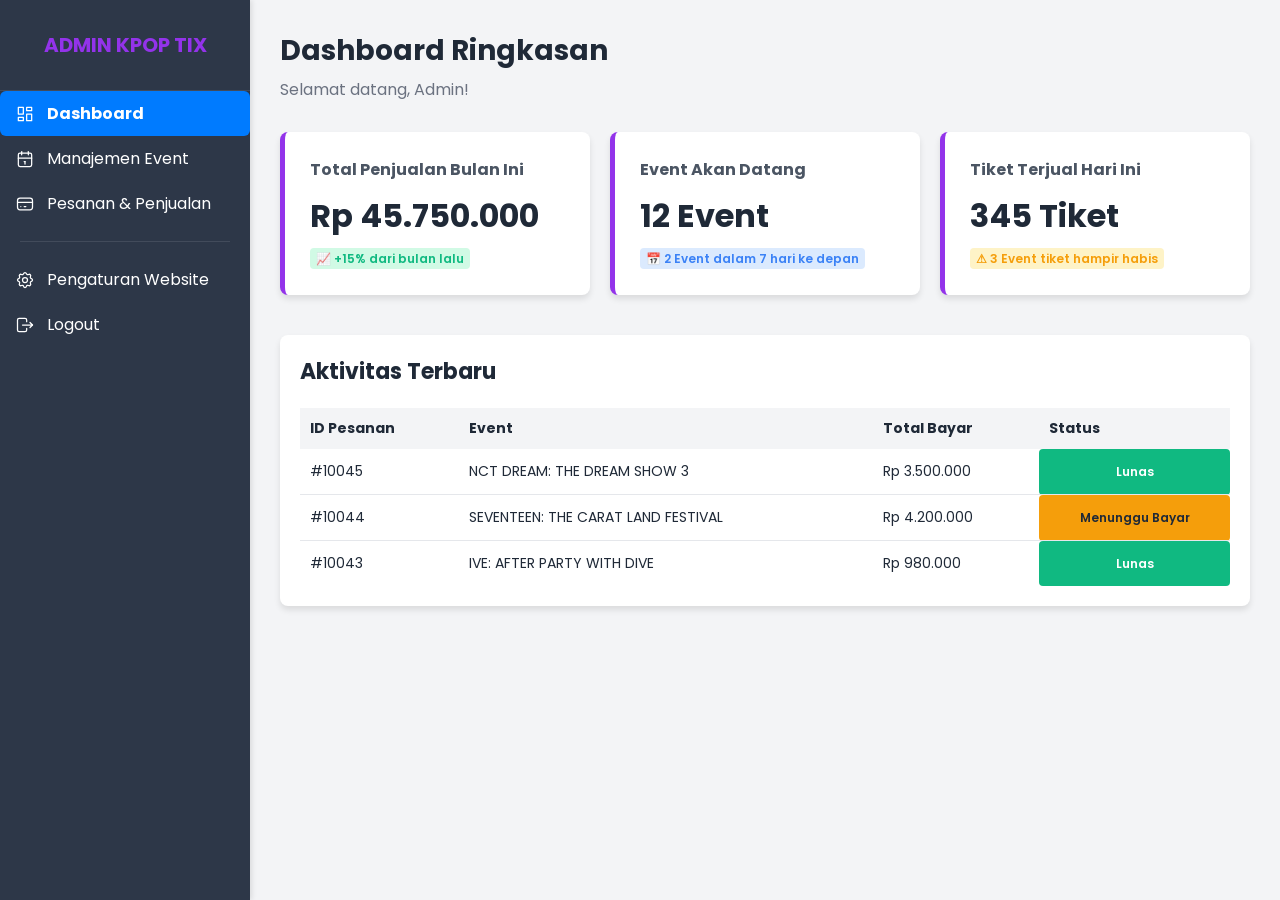
<file: public/admin_static/index.html>
<!DOCTYPE html>
<html lang="id">
<head>
    <meta charset="UTF-8">
    <meta name="viewport" content="width=device-width, initial-scale=1.0">
    <title>Admin Dashboard - KPOP TIX</title>
    <link rel="stylesheet" href="style.css"> 
    <link href="https://fonts.googleapis.com/css2?family=Poppins:wght@400;600;700&display=swap" rel="stylesheet">
    </head>
<body>

    <div class="admin-wrapper">
        
        <aside class="admin-sidebar">
            <div class="admin-logo">ADMIN KPOP TIX</div>
           <nav class="admin-nav">
    <ul>
        <li>
            <a href="../DASHBOARD UTAMA/index.html" class="active">
                <svg xmlns="http://www.w3.org/2000/svg" viewBox="0 0 24 24" stroke-width="2" stroke="currentColor" fill="none" stroke-linecap="round" stroke-linejoin="round">
                   <path stroke="none" d="M0 0h24v24H0z" fill="none"></path>
                   <path d="M4 4h6v8h-6z"></path>
                   <path d="M4 16h6v4h-6z"></path>
                   <path d="M14 12h6v8h-6z"></path>
                   <path d="M14 4h6v4h-6z"></path>
                </svg>
                <span>Dashboard</span>
            </a>
        </li>
        <li>
            <a href="../MANAJEMEN EVENT/admin-event.html">
                <svg xmlns="http://www.w3.org/2000/svg" viewBox="0 0 24 24" stroke-width="2" stroke="currentColor" fill="none" stroke-linecap="round" stroke-linejoin="round">
                   <path stroke="none" d="M0 0h24v24H0z" fill="none"></path>
                   <path d="M4 7a2 2 0 0 1 2 -2h12a2 2 0 0 1 2 2v12a2 2 0 0 1 -2 2h-12a2 2 0 0 1 -2 -2v-12z"></path>
                   <path d="M16 3v4"></path>
                   <path d="M8 3v4"></path>
                   <path d="M4 11h16"></path>
                   <path d="M11 15h1"></path>
                   <path d="M12 15v3"></path>
                </svg>
                <span>Manajemen Event</span>
            </a>
        </li>
        <li>
            <a href="../MANAJEMEN ORDER/admin-order.html">
                <svg xmlns="http://www.w3.org/2000/svg" viewBox="0 0 24 24" stroke-width="2" stroke="currentColor" fill="none" stroke-linecap="round" stroke-linejoin="round">
                   <path stroke="none" d="M0 0h24v24H0z" fill="none"></path>
                   <path d="M3 5m0 3a3 3 0 0 1 3 -3h12a3 3 0 0 1 3 3v8a3 3 0 0 1 -3 3h-12a3 3 0 0 1 -3 -3z"></path>
                   <path d="M3 10l18 0"></path>
                   <path d="M7 15l.01 0"></path>
                   <path d="M11 15l2 0"></path>
                </svg>
                <span>Pesanan & Penjualan</span>
            </a>
        </li>
        <li>
        </li>
        <li class="separator"></li>
        <li>
            <a href="../PENGATURAN WEBSITE/admin-setting.html">
                <svg xmlns="http://www.w3.org/2000/svg" viewBox="0 0 24 24" stroke-width="2" stroke="currentColor" fill="none" stroke-linecap="round" stroke-linejoin="round">
                   <path stroke="none" d="M0 0h24v24H0z" fill="none"></path>
                   <path d="M10.325 4.317c.426 -1.756 2.924 -1.756 3.35 0a1.724 1.724 0 0 0 2.573 1.066c1.543 -.94 3.31 .826 2.37 2.37a1.724 1.724 0 0 0 1.065 2.572c1.756 .426 1.756 2.924 0 3.35a1.724 1.724 0 0 0 -1.066 2.573c.94 1.543 -.826 3.31 -2.37 2.37a1.724 1.724 0 0 0 -2.572 1.065c-.426 1.756 -2.924 1.756 -3.35 0a1.724 1.724 0 0 0 -2.573 -1.066c-1.543 .94 -3.31 -.826 -2.37 -2.37a1.724 1.724 0 0 0 -1.065 -2.572c-1.756 -.426 -1.756 -2.924 0 -3.35a1.724 1.724 0 0 0 1.066 -2.573c-.94 -1.543 .826 -3.31 2.37 -2.37c1 .608 2.296 .07 2.572 -1.065z"></path>
                   <path d="M9 12a3 3 0 1 0 6 0a3 3 0 0 0 -6 0"></path>
                </svg>
                <span>Pengaturan Website</span>
            </a>
        </li>
        <li>
            <a href="../LOGIN/login.html">
                <svg xmlns="http://www.w3.org/2000/svg" viewBox="0 0 24 24" stroke-width="2" stroke="currentColor" fill="none" stroke-linecap="round" stroke-linejoin="round">
                   <path stroke="none" d="M0 0h24v24H0z" fill="none"></path>
                   <path d="M14 8v-2a2 2 0 0 0 -2 -2h-7a2 2 0 0 0 -2 2v12a2 2 0 0 0 2 2h7a2 2 0 0 0 2 -2v-2"></path>
                   <path d="M9 12h12l-3 -3"></path>
                   <path d="M18 15l3 -3"></path>
                </svg>
                <span>Logout</span>
            </a>
        </li>
    </ul>
</nav>
        </aside>

        <main class="admin-main">
            <header class="admin-header">
                <h1>Dashboard Ringkasan</h1>
                <p>Selamat datang, Admin!</p>
            </header>

            <section class="summary-cards">
                
                <div class="card sales-card">
                    <h3>Total Penjualan Bulan Ini</h3>
                    <p class="figure">Rp 45.750.000</p>
                    <span class="indicator success">📈 +15% dari bulan lalu</span>
                </div>
                
                <div class="card event-card">
                    <h3>Event Akan Datang</h3>
                    <p class="figure">12 Event</p>
                    <span class="indicator info">📅 2 Event dalam 7 hari ke depan</span>
                </div>
                
                <div class="card ticket-card">
                    <h3>Tiket Terjual Hari Ini</h3>
                    <p class="figure">345 Tiket</p>
                    <span class="indicator warning">⚠ 3 Event tiket hampir habis</span>
                </div>

            </section>
            
            <section class="recent-activity">
                <h2>Aktivitas Terbaru</h2>
                <table>
                    <thead>
                        <tr>
                            <th>ID Pesanan</th>
                            <th>Event</th>
                            <th>Total Bayar</th>
                            <th>Status</th>
                        </tr>
                    </thead>
                    <tbody>
                        <tr>
                            <td>#10045</td>
                            <td>NCT DREAM: THE DREAM SHOW 3</td>
                            <td>Rp 3.500.000</td>
                            <td class="status paid">Lunas</td>
                        </tr>
                        <tr>
                            <td>#10044</td>
                            <td>SEVENTEEN: THE CARAT LAND FESTIVAL</td>
                            <td>Rp 4.200.000</td>
                            <td class="status pending">Menunggu Bayar</td>
                        </tr>
                        <tr>
                            <td>#10043</td>
                            <td>IVE: AFTER PARTY WITH DIVE</td>
                            <td>Rp 980.000</td>
                            <td class="status paid">Lunas</td>
                        </tr>
                    </tbody>
                </table>
            </section>

        </main>
    </div>

    <script src="script.js"></script>
</body>
</html>
</file>
<file: public/admin_static/style.css>
/* Variabel Warna Admin (Sama dengan front-end) */
:root {
    --primary-color: #9333ea; /* Ungu */
    --secondary-color: #f3f4f6; /* Abu Terang (BG Main) */
    --dark-color: #1f2937; /* Hitam Gelap */
    --sidebar-bg: #2d3748; /* Abu Sidebar */
    --light-text: #ffffff;
    --success-color: #10b981; /* Hijau */
    --warning-color: #f59e0b; /* Kuning */
    --info-color: #3b82f6; /* Biru */
}

/* Reset dan Dasar */
* {
    margin: 0;
    padding: 0;
    box-sizing: border-box;
    font-family: 'Poppins', sans-serif;
}

body {
    background-color: var(--secondary-color);
    color: var(--dark-color);
}

.admin-wrapper {
    display: flex;
    min-height: 100vh;
}

/* --- Sidebar Styling --- */
.admin-sidebar {
    width: 250px;
    background-color: var(--sidebar-bg);
    color: var(--light-text);
    padding: 20px 0;
    box-shadow: 2px 0 5px rgba(0, 0, 0, 0.1);
    display: flex;
    flex-direction: column;
}

.admin-logo {
    font-size: 20px;
    font-weight: 700;
    text-align: center;
    padding: 10px 20px 30px 20px;
    color: var(--primary-color);
    border-bottom: 1px solid rgba(255, 255, 255, 0.1);
}

.admin-nav ul {
    list-style: none;
    padding: 0;
}

/* Styling dasar untuk link navigasi */
.admin-nav ul li a {
    display: flex;         /* Membuat ikon dan teks sejajar */
    align-items: center;   /* Menengahkan ikon dan teks secara vertikal */
    gap: 12px;             /* Memberi jarak antara ikon dan teks */
    text-decoration: none;
    color: #ffffff;            /* Ganti dengan warna teks Anda, misal: #FFFFFF */
    padding: 10px 15px;    /* Sesuaikan padding Anda */
    border-radius: 6px;
    transition: background-color 0.2s, color 0.2s;
}

/* Ukuran standar untuk semua ikon SVG di dalam nav */
.admin-nav ul li a svg {
    width: 20px;          /* Atur ukuran ikon */
    height: 20px;
    stroke-width: 1.5;    /* Atur ketebalan garis ikon */
    flex-shrink: 0;       /* Mencegah ikon penyet saat teks panjang */
}

/* Style saat link di-hover */
.admin-nav ul li a:hover {
    background-color: #444; /* Ganti dengan warna hover Anda */
    color: #FFF;
}

/* Style untuk link yang "active" */
.admin-nav ul li a.active {
    background-color: #007bff; /* Ganti dengan warna aktif Anda */
    color: #FFFFFF;
    font-weight: bold;
}

/* PENTING: 
   Ini membuat ikon SVG mengambil warna dari teks (link <a>).
   Jika link 'active' berwarna putih, ikonnya juga ikut putih.
   Jika link biasa berwarna abu-abu, ikonnya ikut abu-abu.
*/
.admin-nav ul li a svg {
    stroke: currentColor;
}
.separator {
    height: 1px;
    background-color: rgba(255, 255, 255, 0.1);
    margin: 15px 20px;
}

/* --- Main Content Styling --- */
.admin-main {
    flex-grow: 1;
    padding: 30px;
}

.admin-header h1 {
    font-size: 28px;
    color: var(--dark-color);
    margin-bottom: 5px;
}

.admin-header p {
    color: #6b7280;
    margin-bottom: 30px;
}

/* Summary Cards */
.summary-cards {
    display: flex;
    gap: 20px;
    margin-bottom: 40px;
}

.card {
    background: var(--light-text);
    padding: 25px;
    border-radius: 8px;
    box-shadow: 0 4px 6px rgba(0, 0, 0, 0.1);
    flex: 1;
    min-width: 250px;
    border-left: 5px solid var(--primary-color);
}

.card h3 {
    font-size: 16px;
    color: #4b5563;
    margin-bottom: 10px;
}

.figure {
    font-size: 32px;
    font-weight: 700;
    color: var(--dark-color);
    margin-bottom: 5px;
}

.indicator {
    font-size: 12px;
    padding: 2px 6px;
    border-radius: 4px;
    font-weight: 600;
}

.indicator.success {
    background-color: #d1fae5;
    color: var(--success-color);
}

.indicator.warning {
    background-color: #fef3c7;
    color: var(--warning-color);
}

.indicator.info {
    background-color: #dbeafe;
    color: var(--info-color);
}


/* Recent Activity Table */
.recent-activity {
    background: var(--light-text);
    padding: 20px;
    border-radius: 8px;
    box-shadow: 0 4px 6px rgba(0, 0, 0, 0.1);
}

.recent-activity h2 {
    font-size: 22px;
    color: var(--dark-color);
    margin-bottom: 20px;
}

table {
    width: 100%;
    border-collapse: collapse;
}

table thead th {
    background-color: var(--secondary-color);
    padding: 10px;
    text-align: left;
    font-size: 14px;
    color: var(--dark-color);
}

table tbody td {
    padding: 12px 10px;
    border-bottom: 1px solid #e5e7eb;
    font-size: 14px;
}

table tbody tr:last-child td {
    border-bottom: none;
}

.status {
    padding: 4px 8px;
    border-radius: 4px;
    font-weight: 600;
    font-size: 12px;
    text-align: center;
}

.status.paid {
    background-color: var(--success-color);
    color: var(--light-text);
}

.status.pending {
    background-color: var(--warning-color);
    color: var(--dark-color);
}
</file>
